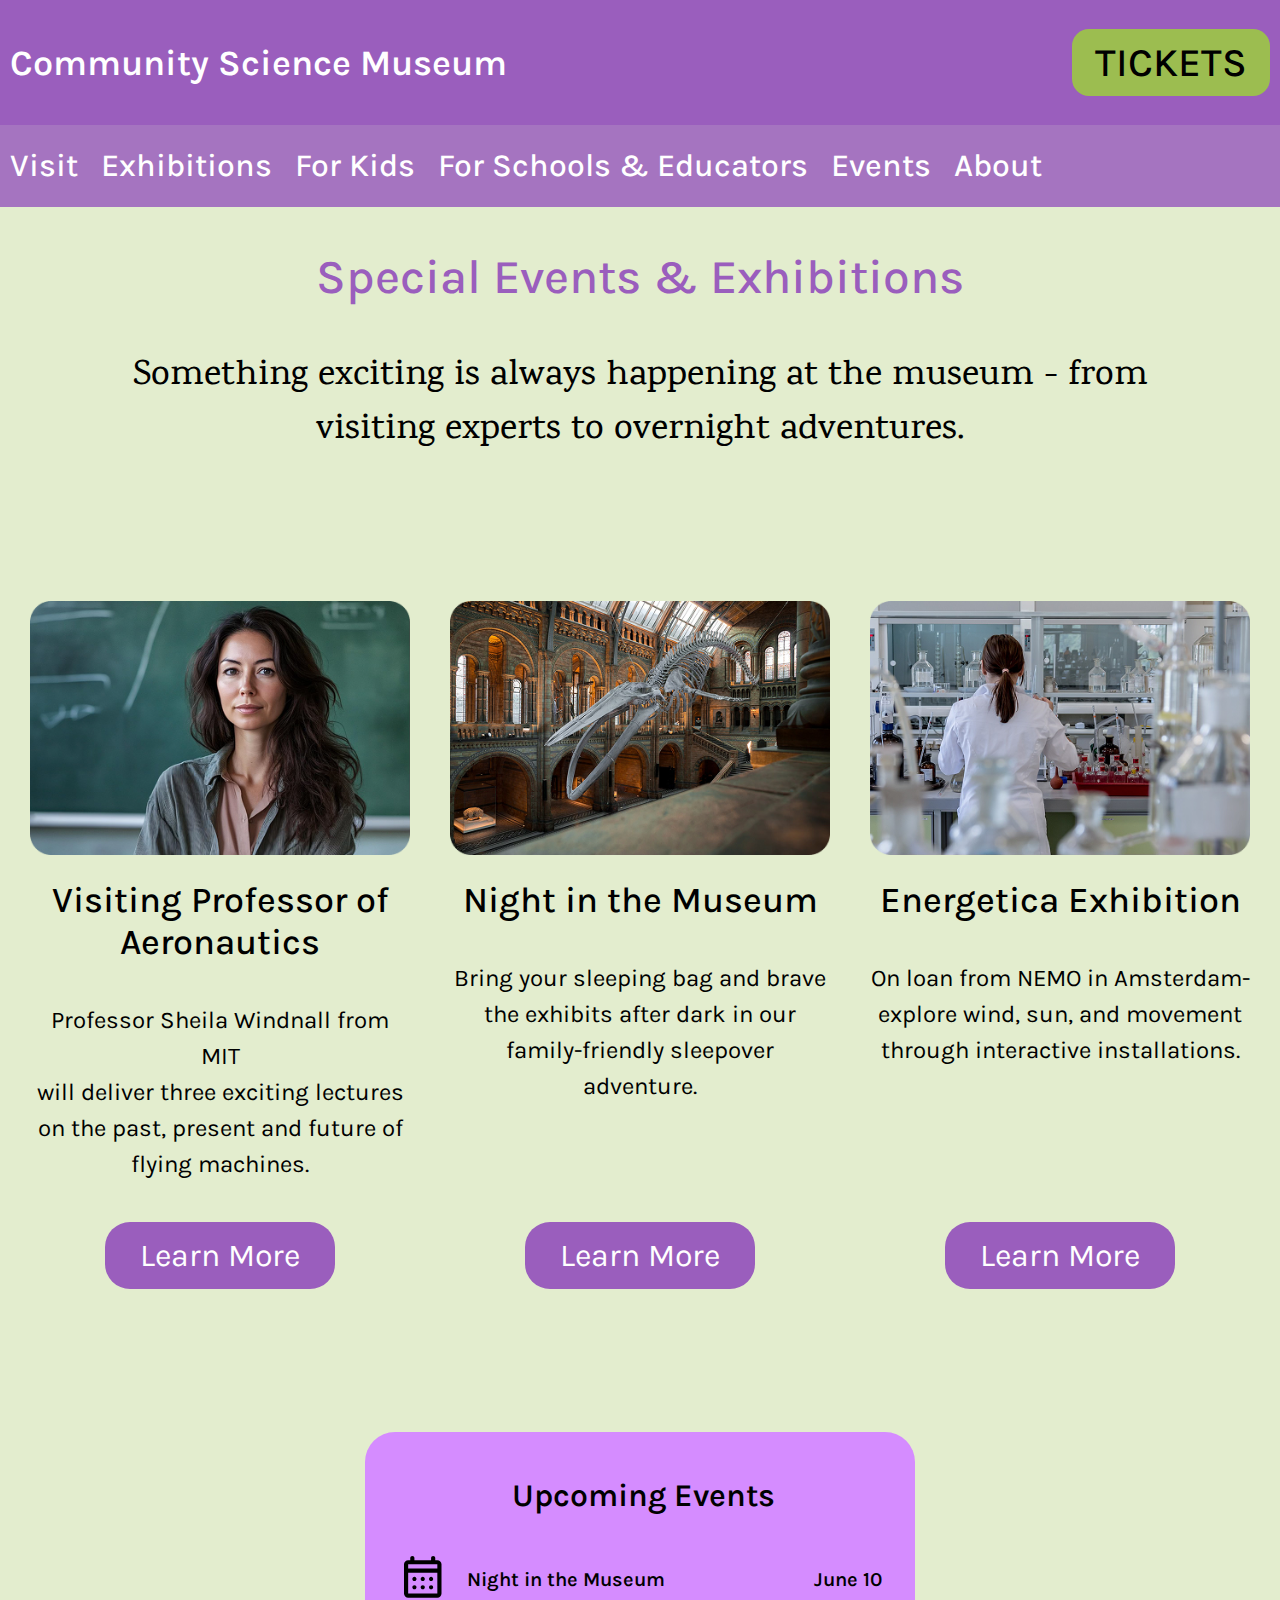
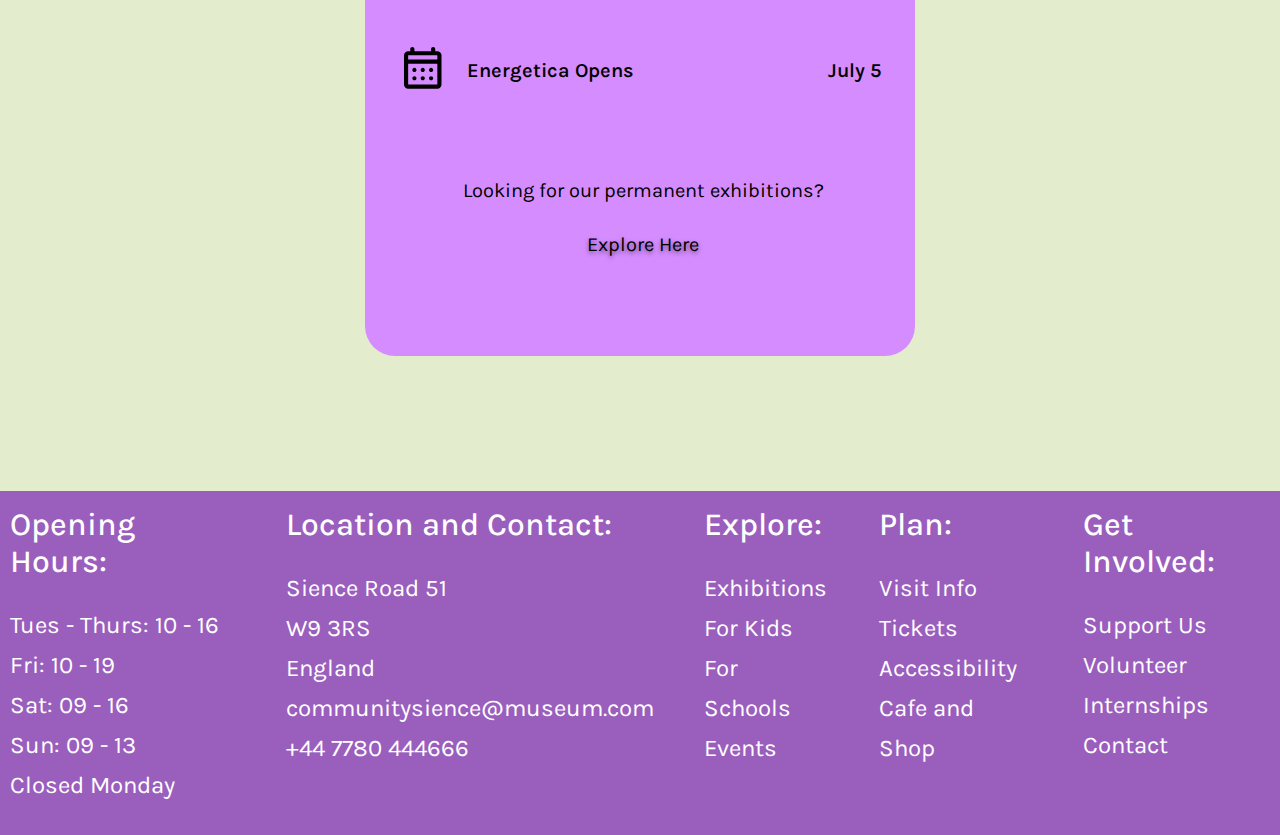
<file: events.html>
<!DOCTYPE html>
<html lang="en">

<head>
    <meta charset="UTF-8">
    <meta name="viewport" content="width=device-width, initial-scale=1.0">
    <title>Community Science Museum - Events</title>
    <link rel="stylesheet" href="css/config.css">
    <link rel="stylesheet" href="css/events.css">
</head>

<body>

    <nav>
        <div class="topbar">
            <div class="container">
                <div class="topbar-wrapper">
                    <div class="logo">
                        <a href="/">
                            Community Science Museum
                        </a>
                    </div>

                    <a href="#" class="tickets">
                        TICKETS
                    </a>
                </div>
            </div>
        </div>
        <div class="navbar">
            <div class="container">
                <div class="navbar-wrapper">
                    <ul class="nav-links">
                        <li class="nav-link"><a href="/visit.html">Visit</a></li>
                        <li class="nav-link"><a href="/evolution.html">Exhibitions</a></li>
                        <li class="nav-link"><a href="/visit.html">For Kids</a></li>
                        <li class="nav-link"><a href="/visit.html">For Schools & Educators</a></li>
                        <li class="nav-link"><a href="/events.html">Events</a></li>
                        <li class="nav-link"><a href="/visit.html">About</a></li>
                    </ul>

                    <button class="nav-toggle">
                        <svg width="50" viewBox="0 0 33.33 25" fill="none" xmlns="http://www.w3.org/2000/svg">
                            <path d="M5 7.5H25V10H5V7.5ZM5 13.75H25V16.25H5V13.75ZM5 20H25V22.5H5V20Z" fill="white"/>
                        </svg>
                    </button>
                </div>
            </div>
        </div>


    </nav>

    <div class="mobile-nav" data-target="nav">
        <div class="nav-header">
            <button class="nav-toggle">
                <svg width="50" height="50" viewBox="0 0 30 30" fill="none" xmlns="http://www.w3.org/2000/svg">
                    <path d="M23.75 8.0125L21.9875 6.25L15 13.2375L8.0125 6.25L6.25 8.0125L13.2375 15L6.25 21.9875L8.0125 23.75L15 16.7625L21.9875 23.75L23.75 21.9875L16.7625 15L23.75 8.0125Z" fill="black"/>
                </svg>
            </button>
        </div>
        <div class="wrapper">
            <ul class="nav-links">
                <li class="nav-link"><a href="/visit.html">Visit</a></li>
                <li class="nav-link"><a href="/evolution.html">Exhibitions</a></li>
                <li class="nav-link"><a href="/visit.html">For Kids</a></li>
                <li class="nav-link"><a href="/visit.html">For Schools & Educators</a></li>
                <li class="nav-link"><a href="/events.html">Events</a></li>
                <li class="nav-link"><a href="/visit.html">About</a></li>
            </ul>
        </div>
    </div>

    <div id="specialEvents">
        <div class="container">
            <div class="specialEvents-wrapper">
                <div class="specialEvents-content">
                    <h2 class="title">Special Events & Exhibitions</h2>
                    <p class="description">
                        Something exciting is always happening at the museum - from visiting experts to overnight
                        adventures.
                    </p>
                </div>

                <div class="specialEvents-cards">
                    <div class="specialEvents-item">
                        <div class="image">
                            <img src="images/specialEvents-images/1.png" alt="cosmology">
                        </div>
                        <div class="content">
                            <div>
                                <h4>Visiting Professor of Aeronautics</h4>
                                <p>Professor Sheila Windnall from MIT <br /> will deliver three exciting lectures <br />
                                    on
                                    the past, present and future of <br /> flying machines.</p>
                            </div>
                            <div>
                                <a href="#" class="learn-btn">Learn More</a>
                            </div>
                        </div>
                    </div>
                    <div class="specialEvents-item">
                        <div class="image">
                            <img src="images/specialEvents-images/2.png" alt="cosmology">
                        </div>
                        <div class="content">
                            <div>
                                <h4>Night in the Museum</h4>
                                <p>Bring your sleeping bag and brave <br /> the exhibits after dark in our <br />
                                    family-friendly sleepover <br /> adventure.</p>
                            </div>
                            <div>
                                <a href="#" class="learn-btn">Learn More</a>
                            </div>
                        </div>
                    </div>
                    <div class="specialEvents-item">
                        <div class="image">
                            <img src="images/specialEvents-images/3.png" alt="cosmology">
                        </div>
                        <div class="content">
                            <div>
                                <h4>Energetica Exhibition</h4>
                                <p>On loan from NEMO in Amsterdam- <br /> explore wind, sun, and movement <br /> through
                                    interactive installations.</p>
                            </div>
                            <div>
                                <a href="#" class="learn-btn">Learn More</a>
                            </div>
                        </div>
                    </div>
                </div>

                <div class="upcomingEvents-card">
                    <h4>Upcoming Events</h4>
                    <div class="eventSchedule">
                        <div class="event">
                            <div class="eventName">
                                <span class="icon">
                                    <svg width="38" height="42" viewBox="0 0 38 42" fill="none"
                                        xmlns="http://www.w3.org/2000/svg">
                                        <path
                                            d="M4.16667 41.6667C3.02083 41.6667 2.04028 41.259 1.225 40.4438C0.409722 39.6285 0.00138889 38.6472 0 37.5V8.33334C0 7.18751 0.408333 6.20695 1.225 5.39167C2.04167 4.5764 3.02222 4.16806 4.16667 4.16667H6.25V2.08334C6.25 1.49306 6.45 0.998618 6.85 0.600007C7.25 0.201396 7.74444 0.00139607 8.33333 7.1839e-06C8.92222 -0.0013817 9.41736 0.198619 9.81875 0.600007C10.2201 1.0014 10.4194 1.49584 10.4167 2.08334V4.16667H27.0833V2.08334C27.0833 1.49306 27.2833 0.998618 27.6833 0.600007C28.0833 0.201396 28.5778 0.00139607 29.1667 7.1839e-06C29.7556 -0.0013817 30.2507 0.198619 30.6521 0.600007C31.0535 1.0014 31.2528 1.49584 31.25 2.08334V4.16667H33.3333C34.4792 4.16667 35.4604 4.57501 36.2771 5.39167C37.0938 6.20834 37.5014 7.1889 37.5 8.33334V37.5C37.5 38.6458 37.0924 39.6271 36.2771 40.4438C35.4618 41.2604 34.4806 41.6681 33.3333 41.6667H4.16667ZM4.16667 37.5H33.3333V16.6667H4.16667V37.5ZM4.16667 12.5H33.3333V8.33334H4.16667V12.5ZM18.75 25C18.1597 25 17.6653 24.8 17.2667 24.4C16.8681 24 16.6681 23.5056 16.6667 22.9167C16.6653 22.3278 16.8653 21.8333 17.2667 21.4333C17.6681 21.0333 18.1625 20.8333 18.75 20.8333C19.3375 20.8333 19.8326 21.0333 20.2354 21.4333C20.6382 21.8333 20.8375 22.3278 20.8333 22.9167C20.8292 23.5056 20.6292 24.0007 20.2333 24.4021C19.8375 24.8035 19.3431 25.0028 18.75 25ZM10.4167 25C9.82639 25 9.33194 24.8 8.93333 24.4C8.53472 24 8.33472 23.5056 8.33333 22.9167C8.33194 22.3278 8.53194 21.8333 8.93333 21.4333C9.33472 21.0333 9.82917 20.8333 10.4167 20.8333C11.0042 20.8333 11.4993 21.0333 11.9021 21.4333C12.3049 21.8333 12.5042 22.3278 12.5 22.9167C12.4958 23.5056 12.2958 24.0007 11.9 24.4021C11.5042 24.8035 11.0097 25.0028 10.4167 25ZM27.0833 25C26.4931 25 25.9986 24.8 25.6 24.4C25.2014 24 25.0014 23.5056 25 22.9167C24.9986 22.3278 25.1986 21.8333 25.6 21.4333C26.0014 21.0333 26.4958 20.8333 27.0833 20.8333C27.6708 20.8333 28.166 21.0333 28.5687 21.4333C28.9715 21.8333 29.1708 22.3278 29.1667 22.9167C29.1625 23.5056 28.9625 24.0007 28.5667 24.4021C28.1708 24.8035 27.6764 25.0028 27.0833 25ZM18.75 33.3333C18.1597 33.3333 17.6653 33.1333 17.2667 32.7333C16.8681 32.3333 16.6681 31.8389 16.6667 31.25C16.6653 30.6611 16.8653 30.1667 17.2667 29.7667C17.6681 29.3667 18.1625 29.1667 18.75 29.1667C19.3375 29.1667 19.8326 29.3667 20.2354 29.7667C20.6382 30.1667 20.8375 30.6611 20.8333 31.25C20.8292 31.8389 20.6292 32.334 20.2333 32.7354C19.8375 33.1368 19.3431 33.3361 18.75 33.3333ZM10.4167 33.3333C9.82639 33.3333 9.33194 33.1333 8.93333 32.7333C8.53472 32.3333 8.33472 31.8389 8.33333 31.25C8.33194 30.6611 8.53194 30.1667 8.93333 29.7667C9.33472 29.3667 9.82917 29.1667 10.4167 29.1667C11.0042 29.1667 11.4993 29.3667 11.9021 29.7667C12.3049 30.1667 12.5042 30.6611 12.5 31.25C12.4958 31.8389 12.2958 32.334 11.9 32.7354C11.5042 33.1368 11.0097 33.3361 10.4167 33.3333ZM27.0833 33.3333C26.4931 33.3333 25.9986 33.1333 25.6 32.7333C25.2014 32.3333 25.0014 31.8389 25 31.25C24.9986 30.6611 25.1986 30.1667 25.6 29.7667C26.0014 29.3667 26.4958 29.1667 27.0833 29.1667C27.6708 29.1667 28.166 29.3667 28.5687 29.7667C28.9715 30.1667 29.1708 30.6611 29.1667 31.25C29.1625 31.8389 28.9625 32.334 28.5667 32.7354C28.1708 33.1368 27.6764 33.3361 27.0833 33.3333Z"
                                            fill="black" />
                                    </svg>
                                </span>
                                <p class="name">Night in the Museum</p>
                            </div>
                            <p class="eventDate">June 10</p>
                        </div>
                        <div class="event">
                            <div class="eventName">
                                <span class="icon">
                                    <svg width="38" height="42" viewBox="0 0 38 42" fill="none"
                                        xmlns="http://www.w3.org/2000/svg">
                                        <path
                                            d="M4.16667 41.6667C3.02083 41.6667 2.04028 41.259 1.225 40.4438C0.409722 39.6285 0.00138889 38.6472 0 37.5V8.33334C0 7.18751 0.408333 6.20695 1.225 5.39167C2.04167 4.5764 3.02222 4.16806 4.16667 4.16667H6.25V2.08334C6.25 1.49306 6.45 0.998618 6.85 0.600007C7.25 0.201396 7.74444 0.00139607 8.33333 7.1839e-06C8.92222 -0.0013817 9.41736 0.198619 9.81875 0.600007C10.2201 1.0014 10.4194 1.49584 10.4167 2.08334V4.16667H27.0833V2.08334C27.0833 1.49306 27.2833 0.998618 27.6833 0.600007C28.0833 0.201396 28.5778 0.00139607 29.1667 7.1839e-06C29.7556 -0.0013817 30.2507 0.198619 30.6521 0.600007C31.0535 1.0014 31.2528 1.49584 31.25 2.08334V4.16667H33.3333C34.4792 4.16667 35.4604 4.57501 36.2771 5.39167C37.0938 6.20834 37.5014 7.1889 37.5 8.33334V37.5C37.5 38.6458 37.0924 39.6271 36.2771 40.4438C35.4618 41.2604 34.4806 41.6681 33.3333 41.6667H4.16667ZM4.16667 37.5H33.3333V16.6667H4.16667V37.5ZM4.16667 12.5H33.3333V8.33334H4.16667V12.5ZM18.75 25C18.1597 25 17.6653 24.8 17.2667 24.4C16.8681 24 16.6681 23.5056 16.6667 22.9167C16.6653 22.3278 16.8653 21.8333 17.2667 21.4333C17.6681 21.0333 18.1625 20.8333 18.75 20.8333C19.3375 20.8333 19.8326 21.0333 20.2354 21.4333C20.6382 21.8333 20.8375 22.3278 20.8333 22.9167C20.8292 23.5056 20.6292 24.0007 20.2333 24.4021C19.8375 24.8035 19.3431 25.0028 18.75 25ZM10.4167 25C9.82639 25 9.33194 24.8 8.93333 24.4C8.53472 24 8.33472 23.5056 8.33333 22.9167C8.33194 22.3278 8.53194 21.8333 8.93333 21.4333C9.33472 21.0333 9.82917 20.8333 10.4167 20.8333C11.0042 20.8333 11.4993 21.0333 11.9021 21.4333C12.3049 21.8333 12.5042 22.3278 12.5 22.9167C12.4958 23.5056 12.2958 24.0007 11.9 24.4021C11.5042 24.8035 11.0097 25.0028 10.4167 25ZM27.0833 25C26.4931 25 25.9986 24.8 25.6 24.4C25.2014 24 25.0014 23.5056 25 22.9167C24.9986 22.3278 25.1986 21.8333 25.6 21.4333C26.0014 21.0333 26.4958 20.8333 27.0833 20.8333C27.6708 20.8333 28.166 21.0333 28.5687 21.4333C28.9715 21.8333 29.1708 22.3278 29.1667 22.9167C29.1625 23.5056 28.9625 24.0007 28.5667 24.4021C28.1708 24.8035 27.6764 25.0028 27.0833 25ZM18.75 33.3333C18.1597 33.3333 17.6653 33.1333 17.2667 32.7333C16.8681 32.3333 16.6681 31.8389 16.6667 31.25C16.6653 30.6611 16.8653 30.1667 17.2667 29.7667C17.6681 29.3667 18.1625 29.1667 18.75 29.1667C19.3375 29.1667 19.8326 29.3667 20.2354 29.7667C20.6382 30.1667 20.8375 30.6611 20.8333 31.25C20.8292 31.8389 20.6292 32.334 20.2333 32.7354C19.8375 33.1368 19.3431 33.3361 18.75 33.3333ZM10.4167 33.3333C9.82639 33.3333 9.33194 33.1333 8.93333 32.7333C8.53472 32.3333 8.33472 31.8389 8.33333 31.25C8.33194 30.6611 8.53194 30.1667 8.93333 29.7667C9.33472 29.3667 9.82917 29.1667 10.4167 29.1667C11.0042 29.1667 11.4993 29.3667 11.9021 29.7667C12.3049 30.1667 12.5042 30.6611 12.5 31.25C12.4958 31.8389 12.2958 32.334 11.9 32.7354C11.5042 33.1368 11.0097 33.3361 10.4167 33.3333ZM27.0833 33.3333C26.4931 33.3333 25.9986 33.1333 25.6 32.7333C25.2014 32.3333 25.0014 31.8389 25 31.25C24.9986 30.6611 25.1986 30.1667 25.6 29.7667C26.0014 29.3667 26.4958 29.1667 27.0833 29.1667C27.6708 29.1667 28.166 29.3667 28.5687 29.7667C28.9715 30.1667 29.1708 30.6611 29.1667 31.25C29.1625 31.8389 28.9625 32.334 28.5667 32.7354C28.1708 33.1368 27.6764 33.3361 27.0833 33.3333Z"
                                            fill="black" />
                                    </svg>
                                </span>
                                <p class="name">Energetica Opens</p>
                            </div>
                            <p class="eventDate">July 5</p>
                        </div>
                    </div>
                    <div class="find-exhibitions">
                        <p>Looking for our permanent exhibitions?</p>
                    </div>
                    <a href="#" class="explore-btn">Explore Here</a>
                </div>
            </div>
        </div>
    </div>


    <footer id="footer">
        <div class="container">
            <div class="footer-items">
                <div class="footer-item">
                    <h5>Opening Hours:</h5>

                    <ul class="content">
                        <li>Tues - Thurs: 10 - 16</li>
                        <li>Fri: 10 - 19</li>
                        <li>Sat: 09 - 16</li>
                        <li>Sun: 09 - 13</li>
                        <li>Closed Monday</li>
                    </ul>
                </div>

                <div class="footer-item">
                    <h5>Location and Contact:</h5>

                    <ul class="content">
                        <li>Sience Road 51</li>
                        <li>W9 3RS</li>
                        <li>England</li>
                        <li><a href="mailto:communitysience@museum.com">communitysience@museum.com</a></li>
                        <li><a href="tel:+44 7780 444666">+44 7780 444666</a></li>
                    </ul>
                </div>

                <div class="footer-item">
                    <h5>Explore:</h5>

                    <ul class="content">
                        <li>
                            <a href="#">Exhibitions</a>
                        </li>
                        <li>
                            <a href="#">For Kids</a>
                        </li>
                        <li>
                            <a href="#">For Schools</a>
                        </li>
                        <li>
                            <a href="#">Events</a>
                        </li>
                    </ul>
                </div>

                <div class="footer-item">
                    <h5>Plan:</h5>

                    <ul class="content">
                        <li>
                            <a href="#">Visit Info</a>
                        </li>
                        <li>
                            <a href="#">Tickets</a>
                        </li>
                        <li>
                            <a href="#">Accessibility</a>
                        </li>
                        <li>
                            <a href="#">Cafe and Shop</a>
                        </li>
                    </ul>
                </div>

                <div class="footer-item">
                    <h5>Get Involved:</h5>

                    <ul class="content">
                        <li>
                            <a href="#">Support Us</a>
                        </li>
                        <li>
                            <a href="#">Volunteer</a>
                        </li>
                        <li>
                            <a href="#">Internships</a>
                        </li>
                        <li>
                            <a href="#">Contact</a>
                        </li>
                    </ul>
                </div>
            </div>
        </div>
    </footer>
</body>

</html>
</file>
<file: css/config.css>
@import url('https://fonts.googleapis.com/css2?family=Karla:ital,wght@0,200..800;1,200..800&family=Katibeh&display=swap');
@import url('https://fonts.googleapis.com/css2?family=Karla:ital,wght@0,200..800;1,200..800&family=Katibeh&family=Karma&display=swap');
@import url('./footer.css');
@import url('./header.css');


:root {
    --color-primary: 154, 94, 189;
    --color-secondary: 156, 189, 80;

    --font-secondary: 'Katibeh', sans-serif;
    --font-karma: 'Karma', serif;
}

* {
    box-sizing: border-box;
    margin: 0;
    padding: 0;
}

a {
    text-decoration: none;
    color: inherit;
}

ul,
ol {
    list-style: none;
}

body {
    font-family: 'Karla', sans-serif;
    background-color: rgba(var(--color-secondary), 28%);
}


.container {
    max-width: 1512px;
    margin: 0 auto;
    padding: 0 10px;
}
</file>
<file: css/events.css>
#specialEvents {
    margin-top: 42px;
    position: relative;
}

#specialEvents .title {
    font-size: 48px;
    font-weight: 500;
    text-align: center;
    color: rgb(var(--color-primary));
    padding-bottom: 45px;
}

#specialEvents .description {
    font-size: 36px;
    font-family: var(--font-karma);
    font-weight: 500;
    text-align: center;
    padding: 0 80px;
    line-height: 1.5;
}

#specialEvents .specialEvents-cards {
    display: grid;
    grid-template-columns: repeat(3, 1fr);
    gap: 40px;
    padding: 143px 20px;
    box-sizing: border-box;
    justify-content: center;
    align-items: center;
}

#specialEvents .specialEvents-item {
    height: 100%;
    display: flex;
    flex-direction: column;
    max-width: 445px;
    justify-self: center;
}

#specialEvents .specialEvents-item .image {
    flex-shrink: 0;
}

#specialEvents .specialEvents-item .image img {
    width: 100%;
    height: auto;
    display: block;
}

#specialEvents .specialEvents-item .content {
    text-align: center;
    display: flex;
    flex-direction: column;
    justify-content: space-between;
    height: 100%;
}

#specialEvents .specialEvents-item .content h4 {
    text-align: center;
    color: #000;
    font-size: 36px;
    font-weight: 500;
    padding-top: 24px;
}

#specialEvents .specialEvents-item .content p {
    text-align: center;
    font-size: 24px;
    font-weight: 400;
    padding-top: 39px;
    color: black;
    padding-bottom: 40px;
    line-height: 1.5;
}

#specialEvents .specialEvents-item .content .learn-btn {
    display: inline-block;
    font-size: 32px;
    color: white;
    background: rgb(var(--color-primary));
    padding: 15px 35px;
    border-radius: 25px;
    width: auto;
}

#specialEvents .specialEvents-item .content .learn-btn:hover {
    background: rgba(var(--color-primary), 0.8);
}

#specialEvents .upcomingEvents-card {
    max-width: 550px;
    max-height: 550px;
    background-color: #D58CFF;
    padding: 45px 33px 100px 39px;
    border-radius: 30px;
    margin: 0 auto 135px;
}

#specialEvents .upcomingEvents-card h4 {
    font-size: 32px;
    font-weight: 600;
    color: #000;
    margin-bottom: 42px;
    text-align: center;
}

#specialEvents .upcomingEvents-card .eventSchedule {
    display: flex;
    flex-direction: column;
    gap: 45px;
    margin-bottom: 86px;
}

#specialEvents .upcomingEvents-card .eventSchedule .event {
    display: flex;
    justify-content: space-between;
    align-items: center;
    gap: 10px;
    color: #000;
}

#specialEvents .upcomingEvents-card .eventSchedule .event .eventName {
    display: flex;
    justify-content: center;
    align-items: center;
    gap: 25px;
}

#specialEvents .upcomingEvents-card .eventSchedule .event .eventName .name {
    font-size: 20px;
    font-weight: 600;
}

#specialEvents .upcomingEvents-card .eventSchedule .event .eventDate {
    font-size: 20px;
    font-weight: 600;
}

#specialEvents .upcomingEvents-card .find-exhibitions p {
    font-size: 20px;
    color: #000;
    font-weight: 400;
    text-align: center;
    margin-bottom: 31px;
}

#specialEvents .upcomingEvents-card .explore-btn {
    font-size: 20px;
    color: #000;
    font-weight: 400;
    text-align: center;
    display: block;
    text-shadow: 0 2px 4px rgba(0, 0, 0, 0.5);
}



@media (max-width: 639px) {

    #specialEvents .description {
        padding: 0 20px;
    }

    #specialEvents .upcomingEvents-card {
        max-width: 100%;
        padding: 30px 20px;
        margin-bottom: 50px;
    }

    #specialEvents .specialEvents-cards {
        grid-template-columns: repeat(1, 1fr);
        gap: 70px;
    }
}

@media (min-width: 640px) and (max-width: 767px) {

    #specialEvents .specialEvents-cards {
        grid-template-columns: repeat(2, 1fr);
        gap: 70px;
    }
}

@media (min-width: 768px) and (max-width: 991px) {

    #specialEvents .specialEvents-cards {
        grid-template-columns: repeat(2, 1fr);
        gap: 70px;
    }
}
</file>
